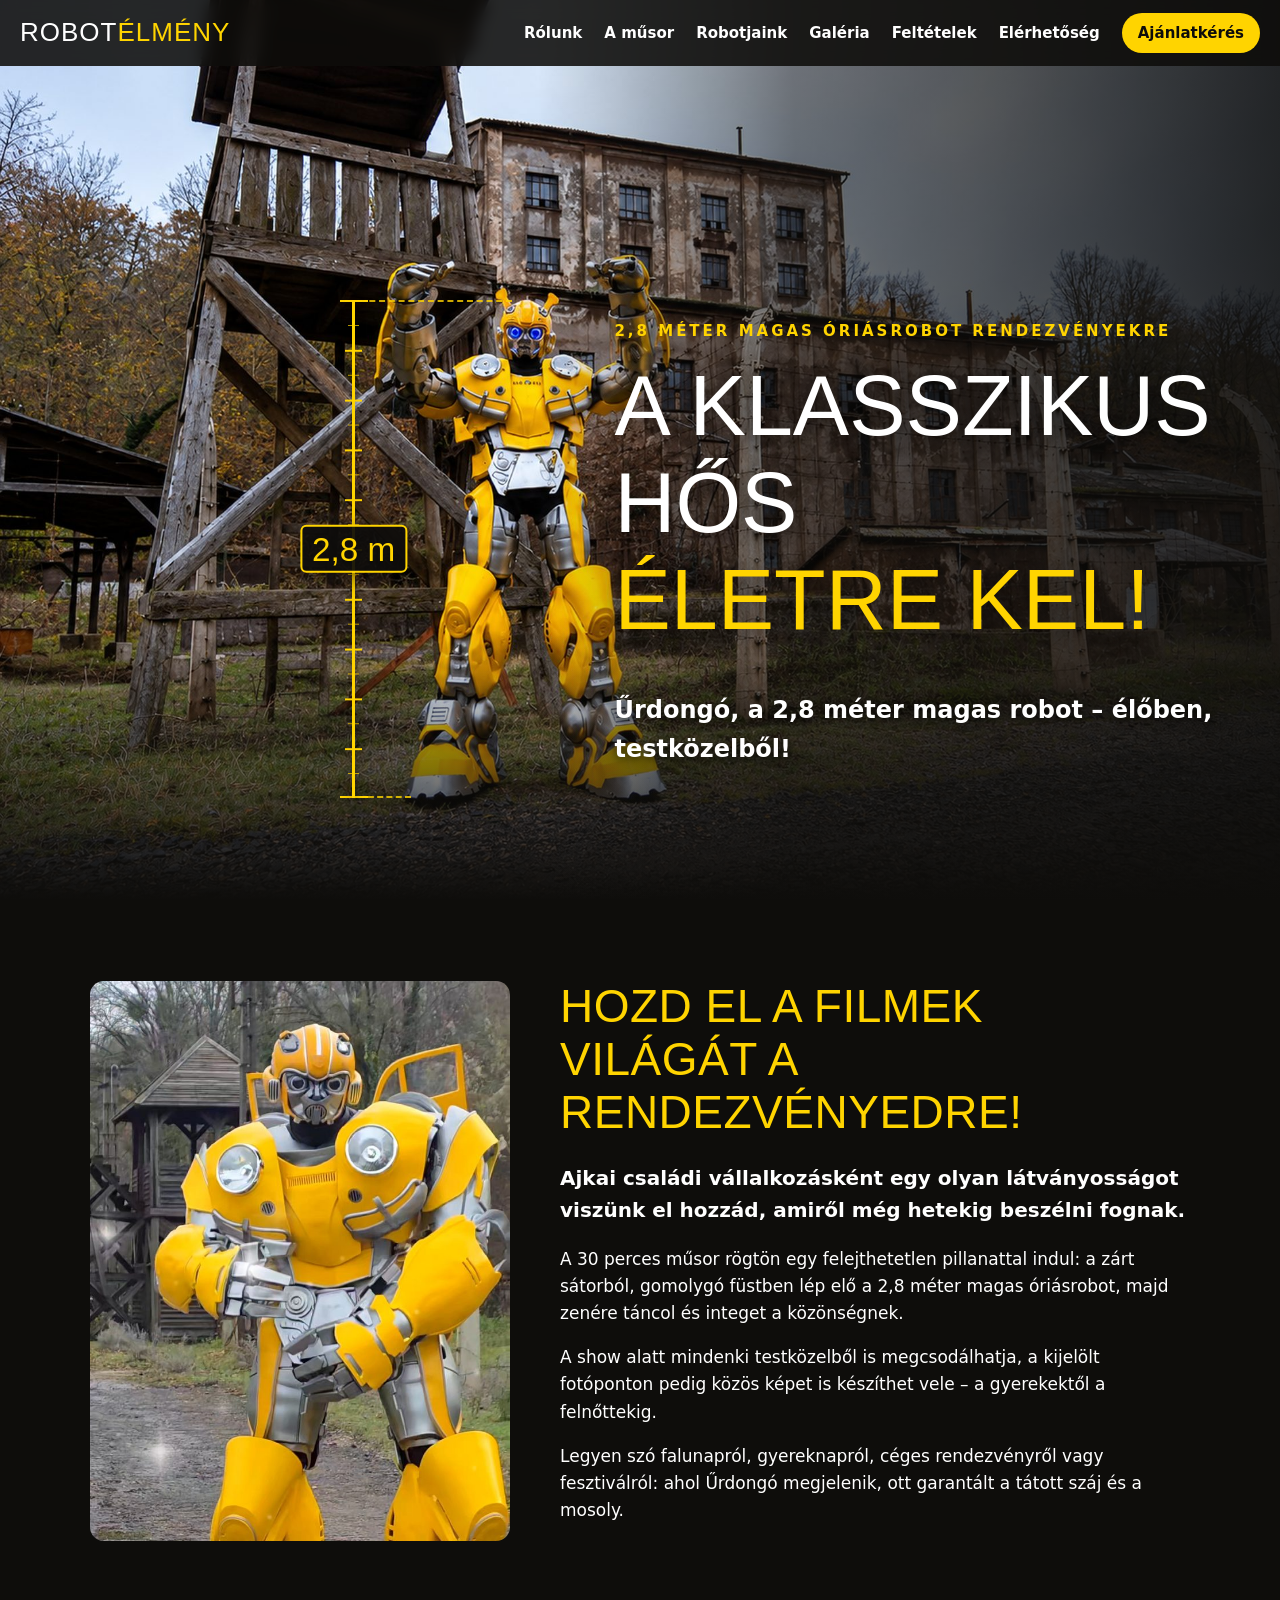
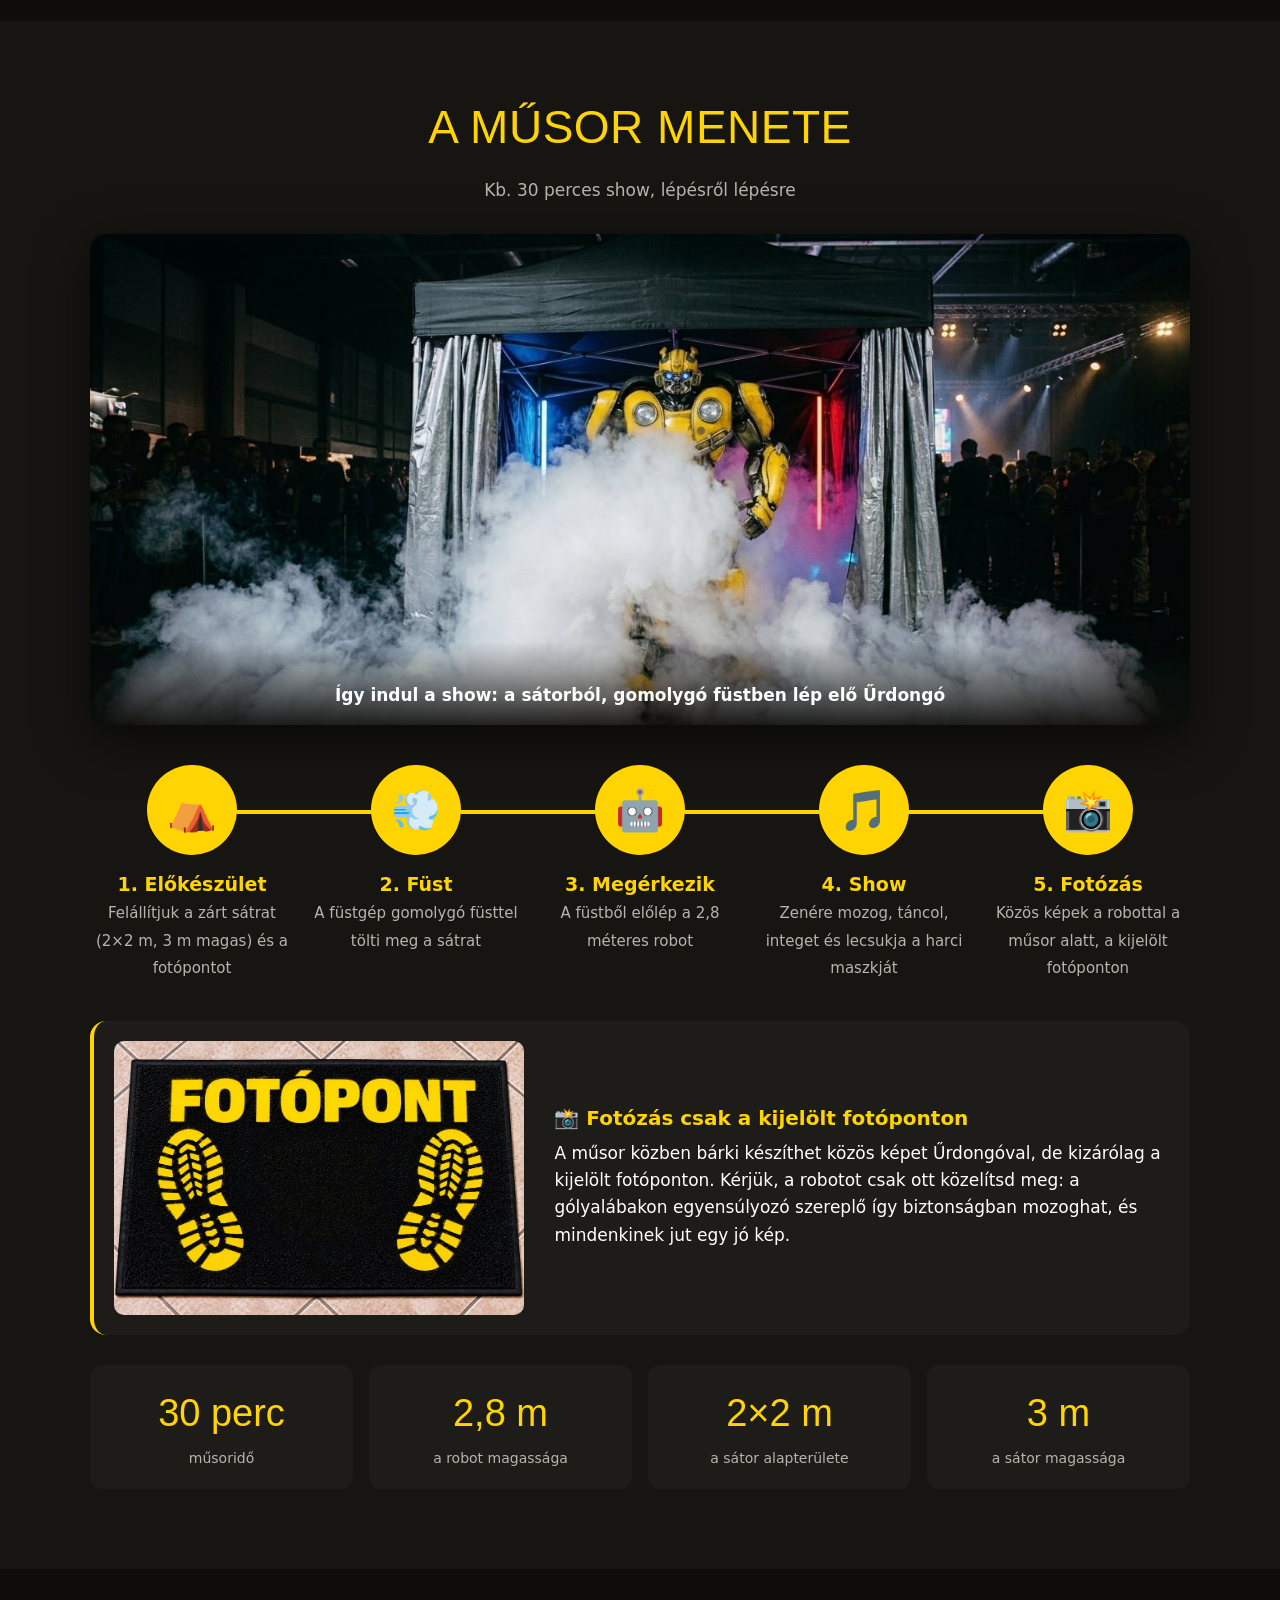
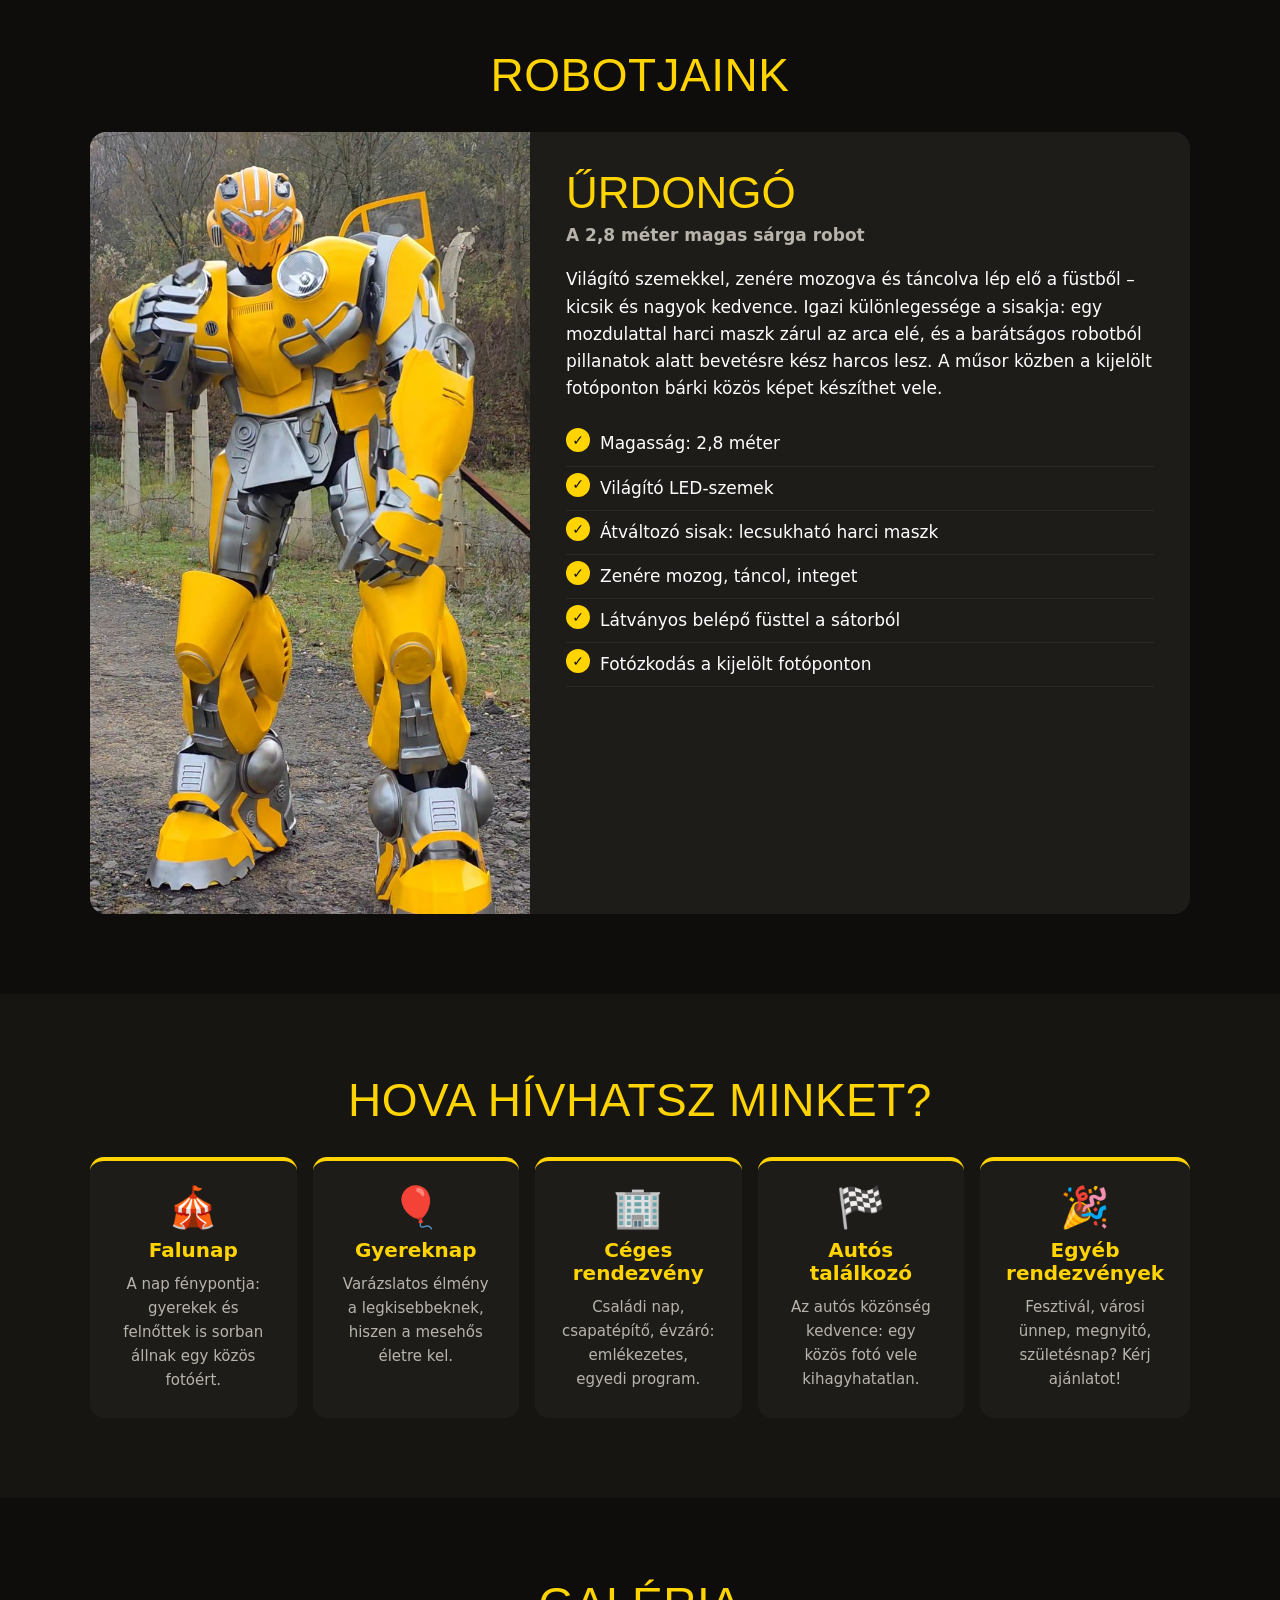
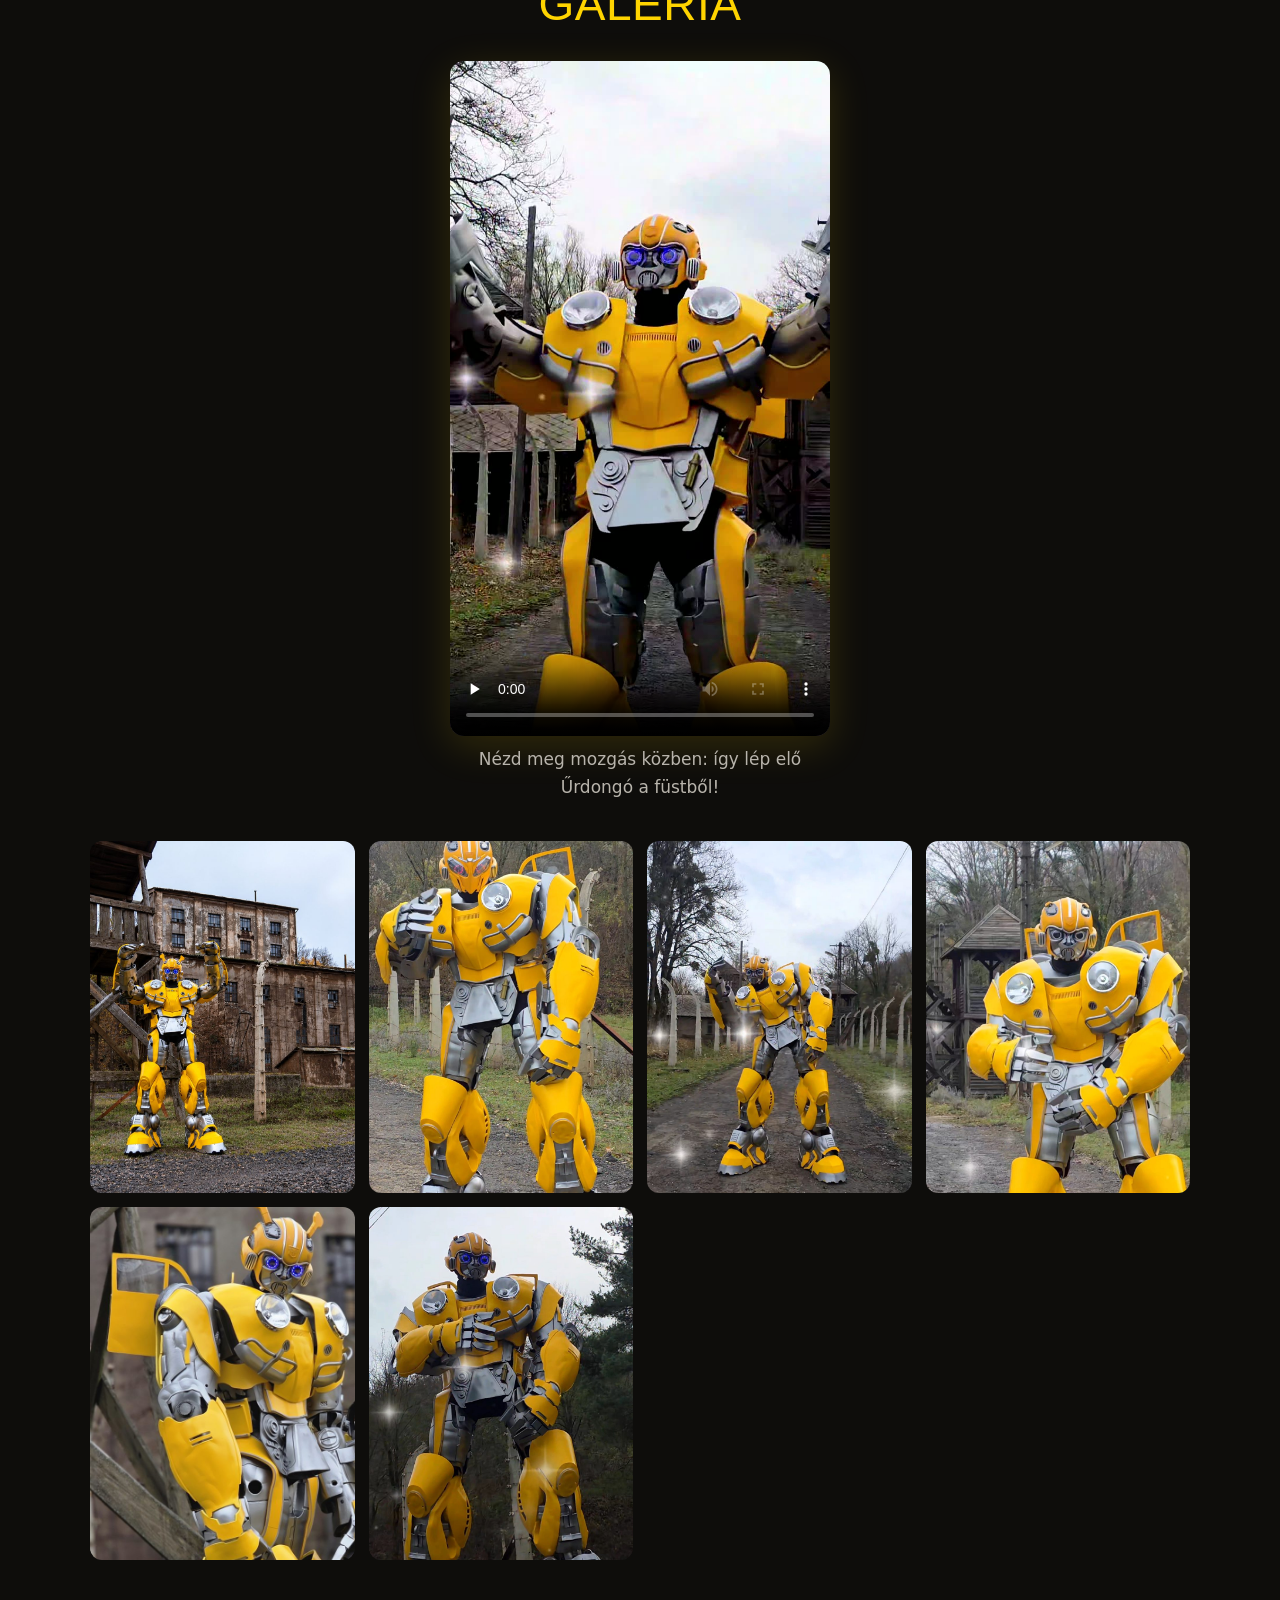
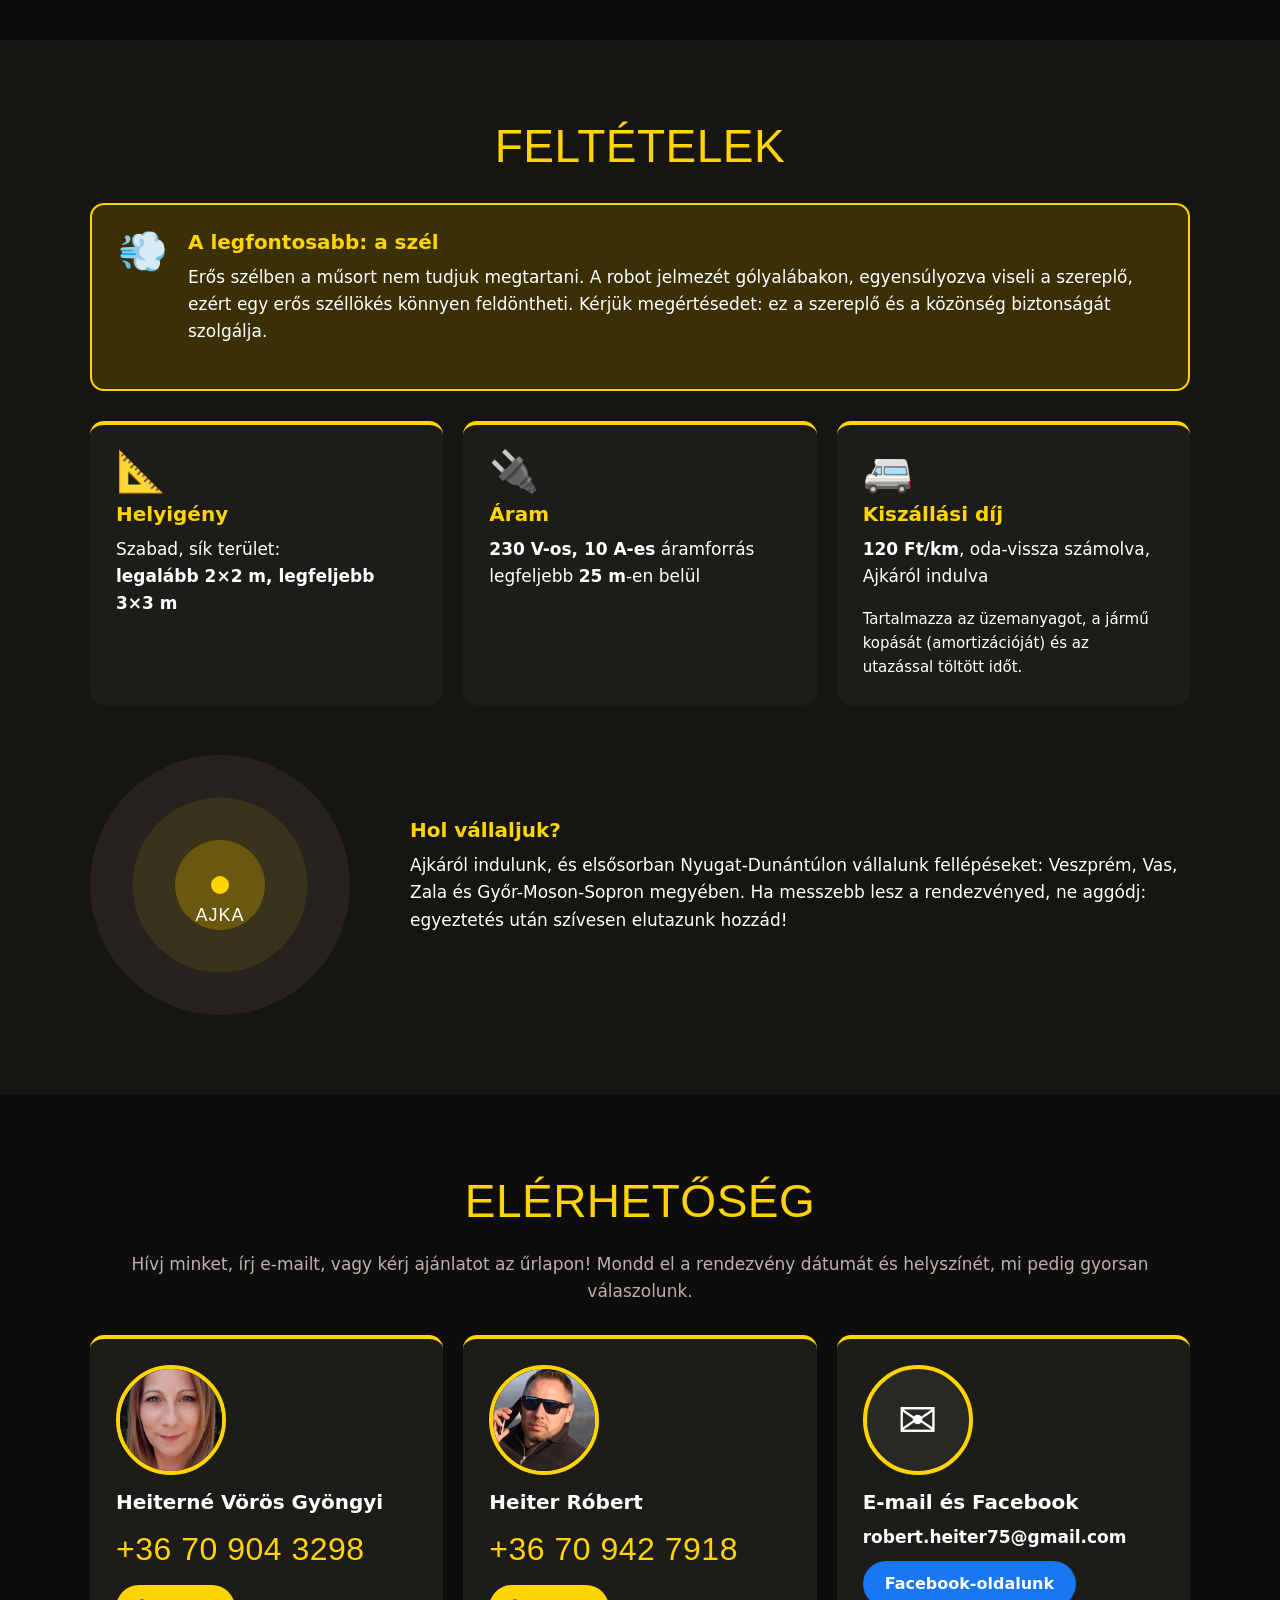
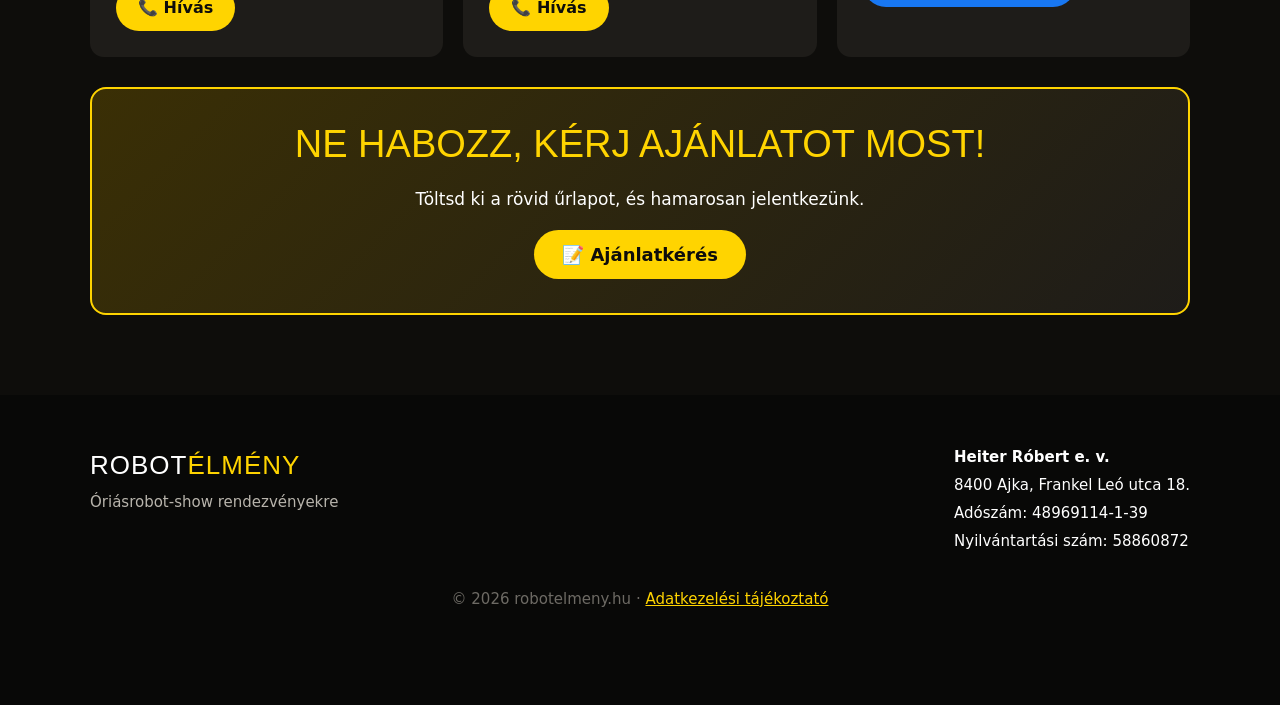
<file: index.html>
<!doctype html>
<html lang="hu">
<head>
  <meta charset="utf-8">
  <meta name="viewport" content="width=device-width, initial-scale=1">
  <title>Űrdongó – 2,8 m-es óriásrobot rendezvényekre | Robotélmény, Ajka</title>
  <meta name="description" content="Óriásrobot-show falunapra, gyereknapra, céges rendezvényre. A 2,8 méter magas Űrdongó füstben lép elő a sátorból, zenére táncol, és fotózkodni is lehet vele. Ajka, Nyugat-Dunántúl.">
  <meta property="og:title" content="Űrdongó – óriásrobot a rendezvényedre">
  <meta property="og:description" content="30 perces látványos robotshow füsttel, tánccal és fotóponttal. Kérj ajánlatot!">
  <meta property="og:image" content="https://robotelmeny.hu/images/og.jpg">
  <meta property="og:url" content="https://robotelmeny.hu/">
  <meta property="og:type" content="website">
  <meta name="theme-color" content="#0e0d0b">
  <link rel="canonical" href="https://robotelmeny.hu/">
  <link rel="icon" href="images/favicon.svg" type="image/svg+xml">
  <link rel="preload" as="image" href="images/hero.jpg" media="(min-width: 700px)">
  <link rel="stylesheet" href="css/style.css">
  <script type="application/ld+json">
  {
    "@context": "https://schema.org",
    "@type": "LocalBusiness",
    "name": "Robotélmény – Űrdongó óriásrobot-show",
    "url": "https://robotelmeny.hu/",
    "image": "https://robotelmeny.hu/images/og.jpg",
    "telephone": "+36709427918",
    "email": "robert.heiter75@gmail.com",
    "address": {
      "@type": "PostalAddress",
      "streetAddress": "Frankel Leó utca 18.",
      "postalCode": "8400",
      "addressLocality": "Ajka",
      "addressCountry": "HU"
    },
    "areaServed": ["Veszprém megye", "Vas megye", "Zala megye", "Győr-Moson-Sopron megye"],
    "sameAs": ["https://www.facebook.com/profile.php?id=61596406196055"]
  }
  </script>
</head>
<body>

<header class="topbar">
  <a href="#" class="logo">ROBOT<span>ÉLMÉNY</span></a>
  <button class="menu-btn" aria-label="Menü" aria-expanded="false" aria-controls="menu">☰</button>
  <nav id="menu">
    <a href="#rolunk">Rólunk</a>
    <a href="#musor">A műsor</a>
    <a href="#robotjaink">Robotjaink</a>
    <a href="#galeria">Galéria</a>
    <a href="#feltetelek">Feltételek</a>
    <a href="#kapcsolat">Elérhetőség</a>
    <a href="#ajanlatkeres" class="nav-cta" data-open-quote>Ajánlatkérés</a>
  </nav>
</header>

<!-- 1. NYITÓKÉP -->
<section class="hero">
  <picture>
    <source media="(max-width: 699px)" srcset="images/hero_mobil.jpg">
    <img src="images/hero.jpg" alt="A 2,8 méter magas sárga Űrdongó robot egy régi gyárépület előtt" class="hero-img">
  </picture>
  <div class="height-ruler" aria-hidden="true">
    <span class="hr-guide hr-top"></span>
    <span class="hr-guide hr-bottom"></span>
    <span class="hr-line"></span>
    <span class="hr-label">2,8 m</span>
  </div>
  <div class="hero-text">
    <p class="kicker">2,8 méter magas óriásrobot rendezvényekre</p>
    <h1>A klasszikus hős<br><span>életre kel!</span></h1>
    <p class="hero-sub">Űrdongó, a 2,8 méter magas robot – élőben, testközelből!</p>
  </div>
</section>

<!-- 2. RÓLUNK -->
<section id="rolunk" class="section">
  <div class="wrap two-col">
    <img src="images/rolunk.jpg" alt="Űrdongó közelről, világító kék szemekkel" class="rounded" loading="lazy">
    <div>
      <h2>Hozd el a filmek világát a rendezvényedre!</h2>
      <p class="lead">Ajkai családi vállalkozásként egy olyan látványosságot viszünk el hozzád, amiről még hetekig beszélni fognak.</p>
      <p>A 30 perces műsor rögtön egy felejthetetlen pillanattal indul: a zárt sátorból, gomolygó füstben lép elő a 2,8 méter magas óriásrobot, majd zenére táncol és integet a közönségnek.</p>
      <p>A show alatt mindenki testközelből is megcsodálhatja, a kijelölt fotóponton pedig közös képet is készíthet vele – a gyerekektől a felnőttekig.</p>
      <p>Legyen szó falunapról, gyereknapról, céges rendezvényről vagy fesztiválról: ahol Űrdongó megjelenik, ott garantált a tátott száj és a mosoly.</p>
    </div>
  </div>
</section>

<!-- 3. A MŰSOR MENETE -->
<section id="musor" class="section section-alt">
  <div class="wrap">
    <h2 class="center">A műsor menete</h2>
    <p class="center muted">Kb. 30 perces show, lépésről lépésre</p>
    <figure class="show-photo">
      <img src="images/sator_fust.jpg" alt="Űrdongó gomolygó füstben lép ki a sátorból a közönség előtt" loading="lazy">
      <figcaption>Így indul a show: a sátorból, gomolygó füstben lép elő Űrdongó</figcaption>
    </figure>
    <ol class="steps">
      <li><span class="ico">⛺</span><b>Előkészület</b><span>Felállítjuk a zárt sátrat (2×2 m, 3 m magas) és a fotópontot</span></li>
      <li><span class="ico">💨</span><b>Füst</b><span>A füstgép gomolygó füsttel tölti meg a sátrat</span></li>
      <li><span class="ico">🤖</span><b>Megérkezik</b><span>A füstből előlép a 2,8 méteres robot</span></li>
      <li><span class="ico">🎵</span><b>Show</b><span>Zenére mozog, táncol, integet és lecsukja a harci maszkját</span></li>
      <li><span class="ico">📸</span><b>Fotózás</b><span>Közös képek a robottal a műsor alatt, a kijelölt fotóponton</span></li>
    </ol>
    <div class="photo-point">
      <img src="images/fotopont.jpg" alt="Fekete fotópont-szőnyeg sárga FOTÓPONT felirattal és két lábnyommal" loading="lazy">
      <div>
        <h3>📸 Fotózás csak a kijelölt fotóponton</h3>
        <p>A műsor közben bárki készíthet közös képet Űrdongóval, de kizárólag a kijelölt fotóponton. Kérjük, a robotot csak ott közelítsd meg: a gólyalábakon egyensúlyozó szereplő így biztonságban mozoghat, és mindenkinek jut egy jó kép.</p>
      </div>
    </div>
    <div class="facts">
      <div><b>30 perc</b><span>műsoridő</span></div>
      <div><b>2,8 m</b><span>a robot magassága</span></div>
      <div><b>2×2 m</b><span>a sátor alapterülete</span></div>
      <div><b>3 m</b><span>a sátor magassága</span></div>
    </div>
  </div>
</section>

<!-- 4. ROBOTJAINK -->
<section id="robotjaink" class="section">
  <div class="wrap">
    <h2 class="center">Robotjaink</h2>
    <div id="robot-lista" class="robots"></div>
  </div>
</section>

<!-- 5. RENDEZVÉNYEK -->
<section id="rendezvenyek" class="section section-alt">
  <div class="wrap">
    <h2 class="center">Hova hívhatsz minket?</h2>
    <div class="events">
      <div class="card"><span class="ico">🎪</span><h3>Falunap</h3><p>A nap fénypontja: gyerekek és felnőttek is sorban állnak egy közös fotóért.</p></div>
      <div class="card"><span class="ico">🎈</span><h3>Gyereknap</h3><p>Varázslatos élmény a legkisebbeknek, hiszen a mesehős életre kel.</p></div>
      <div class="card"><span class="ico">🏢</span><h3>Céges rendezvény</h3><p>Családi nap, csapatépítő, évzáró: emlékezetes, egyedi program.</p></div>
      <div class="card"><span class="ico">🏁</span><h3>Autós találkozó</h3><p>Az autós közönség kedvence: egy közös fotó vele kihagyhatatlan.</p></div>
      <div class="card"><span class="ico">🎉</span><h3>Egyéb rendezvények</h3><p>Fesztivál, városi ünnep, megnyitó, születésnap? Kérj ajánlatot!</p></div>
    </div>
  </div>
</section>

<!-- 6. GALÉRIA -->
<section id="galeria" class="section">
  <div class="wrap">
    <h2 class="center">Galéria</h2>
    <div class="video-box">
      <video controls playsinline preload="none" poster="video/urdongo_poster.jpg">
        <source src="video/urdongo.mp4" type="video/mp4">
      </video>
      <p class="muted center">Nézd meg mozgás közben: így lép elő Űrdongó a füstből!</p>
    </div>
    <div id="galeria-lista" class="gallery"></div>
  </div>
</section>

<!-- 7. FELTÉTELEK -->
<section id="feltetelek" class="section section-alt">
  <div class="wrap">
    <h2 class="center">Feltételek</h2>

    <div class="warning">
      <span class="ico">💨</span>
      <div>
        <h3>A legfontosabb: a szél</h3>
        <p>Erős szélben a műsort nem tudjuk megtartani. A robot jelmezét gólyalábakon, egyensúlyozva viseli a szereplő, ezért egy erős széllökés könnyen feldöntheti. Kérjük megértésedet: ez a szereplő és a közönség biztonságát szolgálja.</p>
      </div>
    </div>

    <div class="cols3">
      <div class="card">
        <span class="ico">📐</span>
        <h3>Helyigény</h3>
        <p>Szabad, sík terület:<br><b>legalább 2×2 m, legfeljebb 3×3 m</b></p>
      </div>
      <div class="card">
        <span class="ico">🔌</span>
        <h3>Áram</h3>
        <p><b>230 V-os, 10 A-es</b> áramforrás<br>legfeljebb <b>25 m</b>-en belül</p>
      </div>
      <div class="card">
        <span class="ico">🚐</span>
        <h3>Kiszállási díj</h3>
        <p><b>120 Ft/km</b>, oda-vissza számolva, Ajkáról indulva</p>
        <p class="small">Tartalmazza az üzemanyagot, a jármű kopását (amortizációját) és az utazással töltött időt.</p>
      </div>
    </div>

    <div class="area">
      <div class="area-map" aria-hidden="true">
        <div class="ring r3"></div><div class="ring r2"></div><div class="ring r1"></div>
        <div class="dot"></div><span class="city">AJKA</span>
      </div>
      <div>
        <h3>Hol vállaljuk?</h3>
        <p>Ajkáról indulunk, és elsősorban Nyugat-Dunántúlon vállalunk fellépéseket: Veszprém, Vas, Zala és Győr-Moson-Sopron megyében. Ha messzebb lesz a rendezvényed, ne aggódj: egyeztetés után szívesen elutazunk hozzád!</p>
      </div>
    </div>
  </div>
</section>

<!-- 8. ELÉRHETŐSÉG -->
<section id="kapcsolat" class="section">
  <div class="wrap">
    <h2 class="center">Elérhetőség</h2>
    <p class="center muted">Hívj minket, írj e-mailt, vagy kérj ajánlatot az űrlapon! Mondd el a rendezvény dátumát és helyszínét, mi pedig gyorsan válaszolunk.</p>
    <div class="contacts">
      <div class="card person">
        <img src="images/gyongyi.jpg" alt="Heiterné Vörös Gyöngyi" class="avatar" loading="lazy">
        <h3>Heiterné Vörös Gyöngyi</h3>
        <a href="tel:+36709043298" class="phone">+36 70 904 3298</a>
        <a href="tel:+36709043298" class="btn btn-primary btn-sm">📞 Hívás</a>
      </div>
      <div class="card person">
        <img src="images/robert.jpg" alt="Heiter Róbert" class="avatar" loading="lazy">
        <h3>Heiter Róbert</h3>
        <a href="tel:+36709427918" class="phone">+36 70 942 7918</a>
        <a href="tel:+36709427918" class="btn btn-primary btn-sm">📞 Hívás</a>
      </div>
      <div class="card person">
        <div class="avatar avatar-icon" aria-hidden="true">✉️</div>
        <h3>E-mail és Facebook</h3>
        <a href="mailto:robert.heiter75@gmail.com" class="mail">robert.heiter75@gmail.com</a>
        <a href="https://www.facebook.com/profile.php?id=61596406196055" target="_blank" rel="noopener" class="btn btn-fb btn-sm">Facebook-oldalunk</a>
      </div>
    </div>
    <div class="quote-cta">
      <h3>Ne habozz, kérj ajánlatot most!</h3>
      <p>Töltsd ki a rövid űrlapot, és hamarosan jelentkezünk.</p>
      <button type="button" class="btn btn-primary" data-open-quote>📝 Ajánlatkérés</button>
    </div>
  </div>
</section>

<footer class="footer">
  <div class="wrap footer-grid">
    <div>
      <p class="logo">ROBOT<span>ÉLMÉNY</span></p>
      <p class="muted">Óriásrobot-show rendezvényekre</p>
    </div>
    <div>
      <p><b>Heiter Róbert e. v.</b></p>
      <p>8400 Ajka, Frankel Leó utca 18.</p>
      <p>Adószám: 48969114-1-39</p>
      <p>Nyilvántartási szám: 58860872</p>
    </div>
  </div>
  <p class="copy">© <span id="ev">2026</span> robotelmeny.hu · <a href="adatvedelem.html">Adatkezelési tájékoztató</a></p>
</footer>

<a href="tel:+36709427918" class="call-bar">📞 Hívj most: +36 70 942 7918</a>

<div class="lightbox" id="lightbox" hidden>
  <button class="lb-close" aria-label="Bezárás">×</button>
  <button class="lb-prev" aria-label="Előző">‹</button>
  <img alt="">
  <button class="lb-next" aria-label="Következő">›</button>
  <p class="lb-cap"></p>
</div>

<div class="modal" id="ajanlatkeres" hidden role="dialog" aria-modal="true" aria-labelledby="quote-title">
  <div class="modal-box">
    <button type="button" class="modal-close" aria-label="Bezárás">×</button>
    <h2 id="quote-title">Ajánlatkérés</h2>
    <p class="muted">Add meg a rendezvény adatait, és hamarosan jelentkezünk. A *-gal jelölt mezők kötelezők.</p>
    <form name="ajanlatkeres" method="POST" action="https://api.web3forms.com/submit" class="quote-form">
      <input type="hidden" name="access_key" value="8b61ac8c-abd2-4e15-b298-871c03b8df2c">
      <input type="hidden" name="subject" value="Új ajánlatkérés a robotelmeny.hu oldalról">
      <input type="hidden" name="from_name" value="robotelmeny.hu">
      <p class="hidden-field"><label>Ezt hagyd üresen: <input type="checkbox" name="botcheck" tabindex="-1"></label></p>
      <div class="form-row">
        <label>Név *<input type="text" name="nev" required autocomplete="name"></label>
        <label>Telefonszám *<input type="tel" name="telefon" required autocomplete="tel" placeholder="+36 …"></label>
      </div>
      <label>E-mail<input type="email" name="email" autocomplete="email"></label>
      <div class="form-row">
        <label>A rendezvény dátuma *<input type="date" name="datum" required></label>
        <label>Helyszín (település) *<input type="text" name="helyszin" required></label>
      </div>
      <label>A rendezvény típusa
        <select name="tipus">
          <option>Falunap</option>
          <option>Gyereknap</option>
          <option>Céges rendezvény</option>
          <option>Autós találkozó</option>
          <option>Fesztivál, városi ünnep</option>
          <option>Születésnap</option>
          <option>Egyéb</option>
        </select>
      </label>
      <label>Üzenet<textarea name="uzenet" rows="3" placeholder="Pl. kezdés időpontja, beltér vagy kültér, várható létszám"></textarea></label>
      <label class="check"><input type="checkbox" name="adatkezeles" value="elfogadom" required> <span>Elolvastam és elfogadom az <a href="adatvedelem.html" target="_blank">adatkezelési tájékoztatót</a>. *</span></label>
      <button type="submit" class="btn btn-primary">Ajánlatkérés elküldése</button>
      <p class="form-status" role="status"></p>
    </form>
  </div>
</div>

<script src="js/main.js"></script>
</body>
</html>
</file>
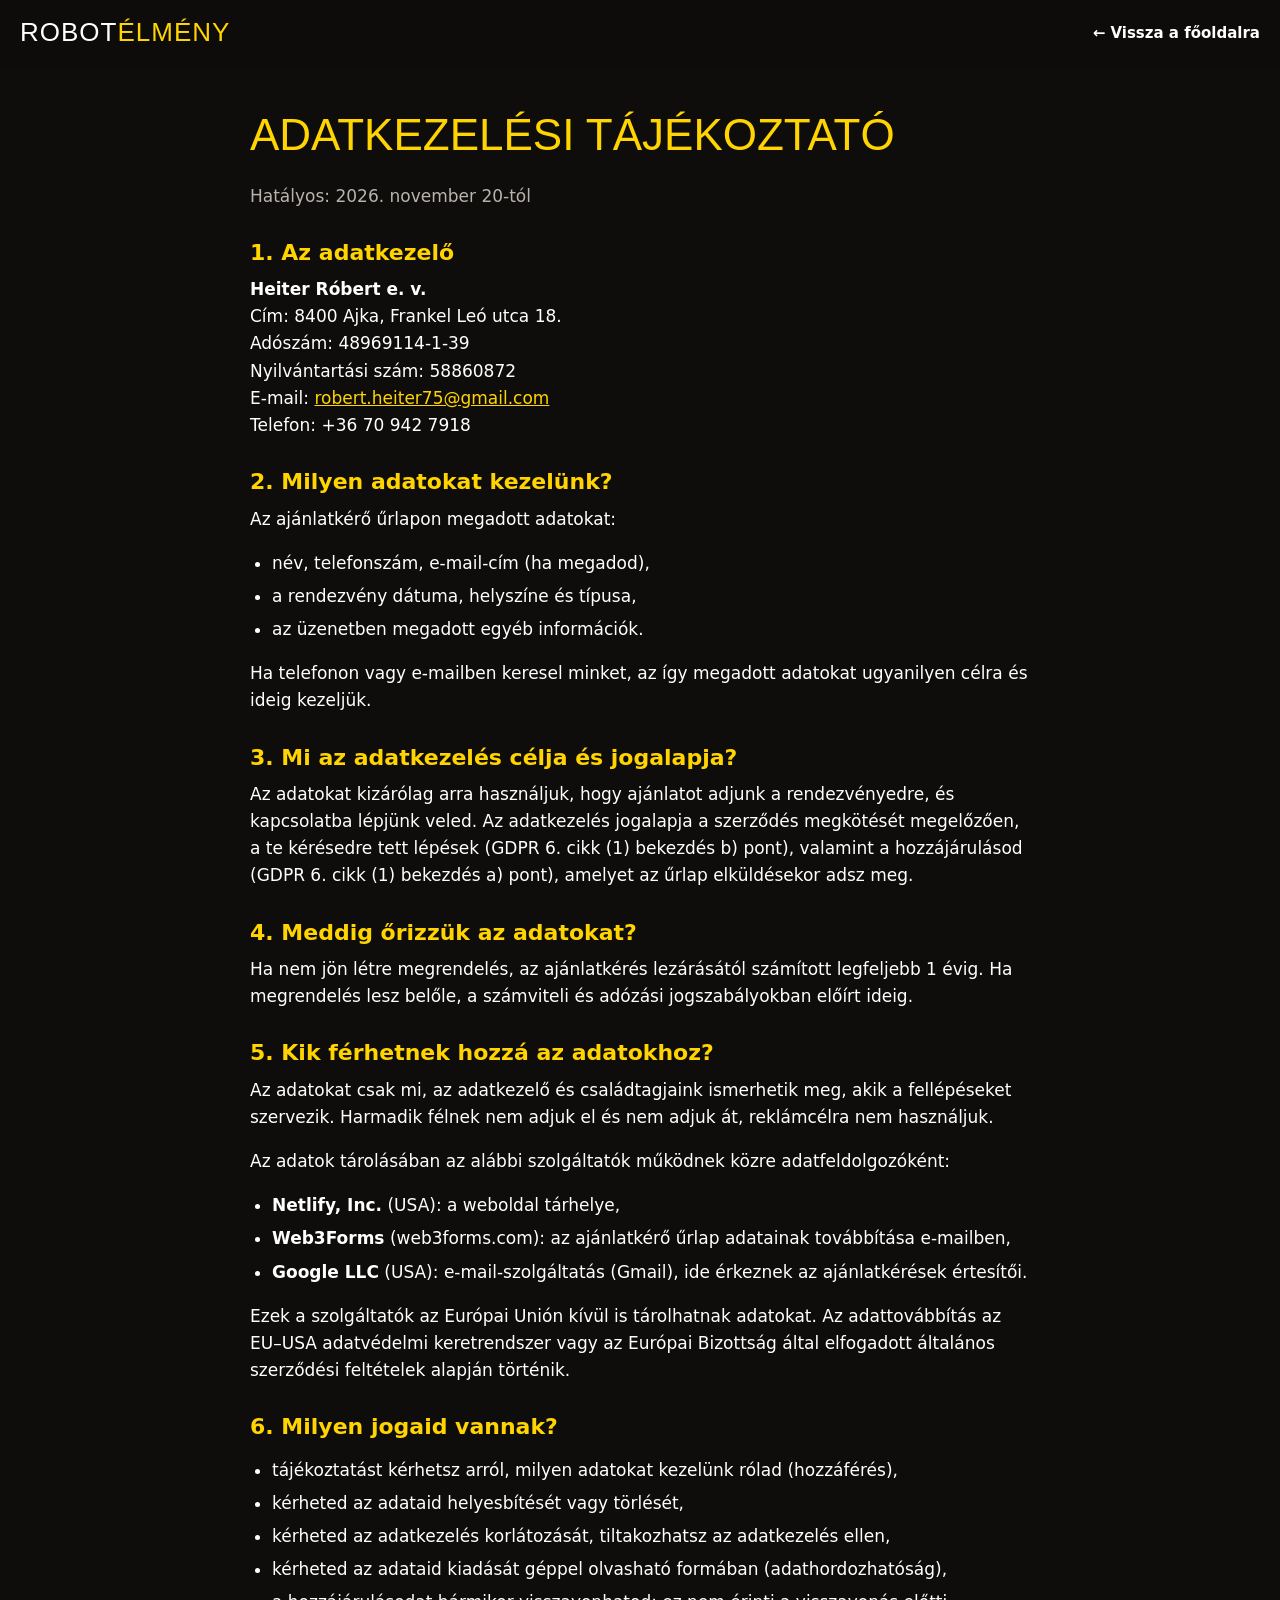
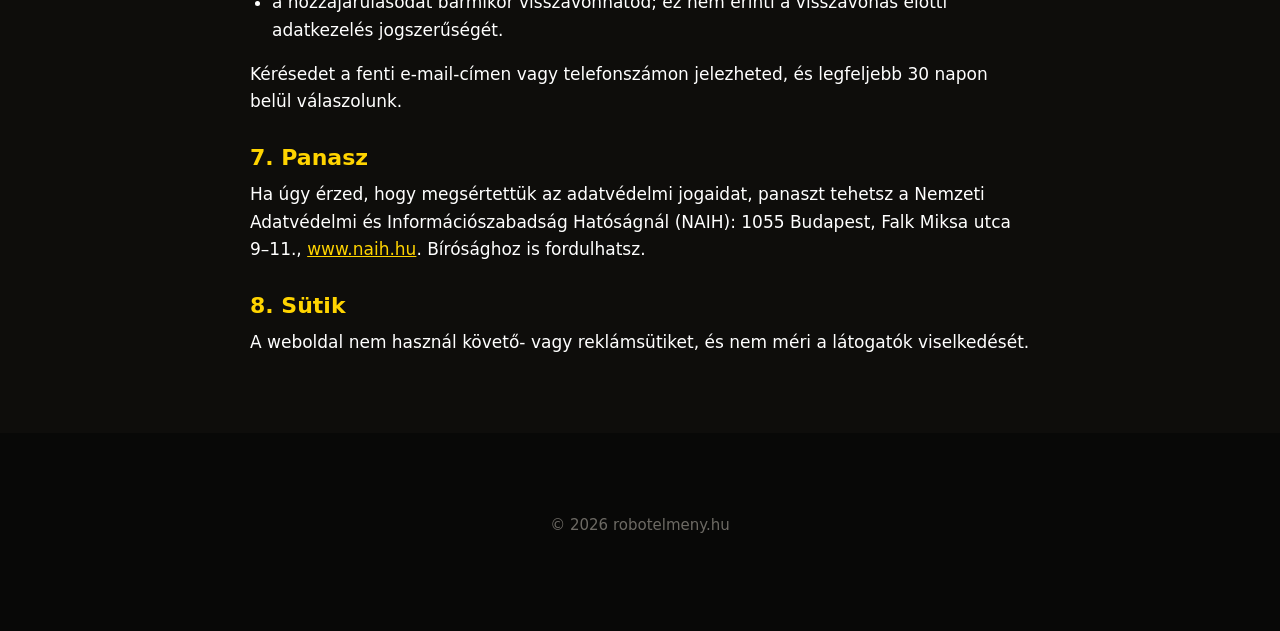
<file: adatvedelem.html>
<!doctype html>
<html lang="hu">
<head>
  <meta charset="utf-8">
  <meta name="viewport" content="width=device-width, initial-scale=1">
  <title>Adatkezelési tájékoztató | Robotélmény</title>
  <meta name="robots" content="noindex">
  <link rel="icon" href="images/favicon.svg" type="image/svg+xml">
  <link rel="stylesheet" href="css/style.css">
  <style>
    .legal { max-width: 820px; margin: 0 auto; padding: 110px 20px 60px; }
    .legal h1 { font-family: var(--cim); font-weight: 400; color: var(--sarga); text-transform: uppercase; font-size: clamp(30px, 5vw, 44px); }
    .legal h2 { font-size: 22px; font-family: var(--szoveg); font-weight: 700; text-transform: none; letter-spacing: 0; margin-top: 30px; }
    .legal ul { padding-left: 22px; }
    .legal li { margin-bottom: 6px; }
  </style>
</head>
<body>
<header class="topbar">
  <a href="index.html" class="logo">ROBOT<span>ÉLMÉNY</span></a>
  <nav style="display:flex"><a href="index.html">← Vissza a főoldalra</a></nav>
</header>

<main class="legal">
  <h1>Adatkezelési tájékoztató</h1>
  <p class="muted">Hatályos: 2026. november 20-tól</p>

  <h2>1. Az adatkezelő</h2>
  <p>
    <b>Heiter Róbert e. v.</b><br>
    Cím: 8400 Ajka, Frankel Leó utca 18.<br>
    Adószám: 48969114-1-39<br>
    Nyilvántartási szám: 58860872<br>
    E-mail: <a href="mailto:robert.heiter75@gmail.com">robert.heiter75@gmail.com</a><br>
    Telefon: +36 70 942 7918
  </p>

  <h2>2. Milyen adatokat kezelünk?</h2>
  <p>Az ajánlatkérő űrlapon megadott adatokat:</p>
  <ul>
    <li>név, telefonszám, e-mail-cím (ha megadod),</li>
    <li>a rendezvény dátuma, helyszíne és típusa,</li>
    <li>az üzenetben megadott egyéb információk.</li>
  </ul>
  <p>Ha telefonon vagy e-mailben keresel minket, az így megadott adatokat ugyanilyen célra és ideig kezeljük.</p>

  <h2>3. Mi az adatkezelés célja és jogalapja?</h2>
  <p>Az adatokat kizárólag arra használjuk, hogy ajánlatot adjunk a rendezvényedre, és kapcsolatba lépjünk veled. Az adatkezelés jogalapja a szerződés megkötését megelőzően, a te kérésedre tett lépések (GDPR 6. cikk (1) bekezdés b) pont), valamint a hozzájárulásod (GDPR 6. cikk (1) bekezdés a) pont), amelyet az űrlap elküldésekor adsz meg.</p>

  <h2>4. Meddig őrizzük az adatokat?</h2>
  <p>Ha nem jön létre megrendelés, az ajánlatkérés lezárásától számított legfeljebb 1 évig. Ha megrendelés lesz belőle, a számviteli és adózási jogszabályokban előírt ideig.</p>

  <h2>5. Kik férhetnek hozzá az adatokhoz?</h2>
  <p>Az adatokat csak mi, az adatkezelő és családtagjaink ismerhetik meg, akik a fellépéseket szervezik. Harmadik félnek nem adjuk el és nem adjuk át, reklámcélra nem használjuk.</p>
  <p>Az adatok tárolásában az alábbi szolgáltatók működnek közre adatfeldolgozóként:</p>
  <ul>
    <li><b>Netlify, Inc.</b> (USA): a weboldal tárhelye,</li>
    <li><b>Web3Forms</b> (web3forms.com): az ajánlatkérő űrlap adatainak továbbítása e-mailben,</li>
    <li><b>Google LLC</b> (USA): e-mail-szolgáltatás (Gmail), ide érkeznek az ajánlatkérések értesítői.</li>
  </ul>
  <p>Ezek a szolgáltatók az Európai Unión kívül is tárolhatnak adatokat. Az adattovábbítás az EU–USA adatvédelmi keretrendszer vagy az Európai Bizottság által elfogadott általános szerződési feltételek alapján történik.</p>

  <h2>6. Milyen jogaid vannak?</h2>
  <ul>
    <li>tájékoztatást kérhetsz arról, milyen adatokat kezelünk rólad (hozzáférés),</li>
    <li>kérheted az adataid helyesbítését vagy törlését,</li>
    <li>kérheted az adatkezelés korlátozását, tiltakozhatsz az adatkezelés ellen,</li>
    <li>kérheted az adataid kiadását géppel olvasható formában (adathordozhatóság),</li>
    <li>a hozzájárulásodat bármikor visszavonhatod; ez nem érinti a visszavonás előtti adatkezelés jogszerűségét.</li>
  </ul>
  <p>Kérésedet a fenti e-mail-címen vagy telefonszámon jelezheted, és legfeljebb 30 napon belül válaszolunk.</p>

  <h2>7. Panasz</h2>
  <p>Ha úgy érzed, hogy megsértettük az adatvédelmi jogaidat, panaszt tehetsz a Nemzeti Adatvédelmi és Információszabadság Hatóságnál (NAIH): 1055 Budapest, Falk Miksa utca 9–11., <a href="https://www.naih.hu" target="_blank" rel="noopener">www.naih.hu</a>. Bírósághoz is fordulhatsz.</p>

  <h2>8. Sütik</h2>
  <p>A weboldal nem használ követő- vagy reklámsütiket, és nem méri a látogatók viselkedését.</p>
</main>

<footer class="footer">
  <p class="copy">© 2026 robotelmeny.hu</p>
</footer>
</body>
</html>
</file>
<file: css/style.css>
:root {
  --sarga: #ffd400;
  --fekete: #0e0d0b;
  --kartya: #1e1c19;
  --kartya2: #2a2825;
  --szurke: #b8b4ac;
  --feher: #fff;
  --cim: Impact, Haettenschweiler, "Arial Narrow Bold", "Franklin Gothic Bold", sans-serif;
  --szoveg: "Segoe UI", system-ui, -apple-system, Roboto, Arial, sans-serif;
}

* { box-sizing: border-box; }
html { scroll-behavior: smooth; scroll-padding-top: 70px; }
body { margin: 0; background: var(--fekete); color: var(--feher); font: 17px/1.6 var(--szoveg); }
img { max-width: 100%; display: block; }
a { color: var(--sarga); }
h1, h2, h3 { line-height: 1.15; margin: 0 0 .5em; }
h2 { font-family: var(--cim); font-weight: 400; font-size: clamp(30px, 5vw, 46px); color: var(--sarga); text-transform: uppercase; letter-spacing: .5px; }
h3 { font-size: 20px; color: var(--sarga); }
p { margin: 0 0 1em; }
.center { text-align: center; }
.muted { color: var(--szurke); }
.small { font-size: 15px; }
.wrap { max-width: 1140px; margin: 0 auto; padding: 0 20px; }
.section { padding: 80px 0; }
.section-alt { background: #161512; }
.rounded { border-radius: 14px; }
.ico { font-size: 40px; display: block; line-height: 1; margin-bottom: 12px; }

/* fejléc */
.topbar { position: fixed; inset: 0 0 auto; z-index: 50; display: flex; align-items: center; justify-content: space-between;
  padding: 12px 20px; background: rgba(14, 13, 11, .88); backdrop-filter: blur(8px); }
.logo { font-family: var(--cim); font-size: 26px; color: var(--feher); text-decoration: none; letter-spacing: 1px; margin: 0; }
.logo span { color: var(--sarga); }
nav { display: flex; gap: 22px; align-items: center; }
nav a { color: var(--feher); text-decoration: none; font-weight: 600; font-size: 15px; }
nav a:hover { color: var(--sarga); }
.nav-cta { background: var(--sarga); color: var(--fekete) !important; padding: 8px 16px; border-radius: 30px; }
.menu-btn { display: none; background: none; border: 0; color: var(--sarga); font-size: 30px; cursor: pointer; }

/* gombok */
.btn { display: inline-block; padding: 14px 28px; border-radius: 40px; font-weight: 700; text-decoration: none; font-size: 18px; transition: transform .15s; }
.btn:hover { transform: translateY(-2px); }
.btn-primary { background: var(--sarga); color: var(--fekete); }
.btn-ghost { border: 2px solid var(--sarga); color: var(--sarga); }
.btn-fb { background: #1877f2; color: #fff; }
.btn-sm { padding: 10px 22px; font-size: 16px; }

/* nyitókép */
.hero { position: relative; min-height: 100vh; min-height: 100svh; display: flex; align-items: flex-end; overflow: hidden; }
.hero picture, .hero-img { position: absolute; inset: 0; width: 100%; height: 100%; }
.hero-img { object-fit: cover; object-position: 30% 85%; }
.hero::after { content: ""; position: absolute; inset: 0;
  background: linear-gradient(270deg, rgba(14,13,11,.88) 0%, rgba(14,13,11,.55) 38%, rgba(14,13,11,0) 58%),
              linear-gradient(0deg, rgba(14,13,11,1) 0%, rgba(14,13,11,0) 30%); }
.hero-text { position: relative; z-index: 2; padding: 0 5vw 12vh 20px; max-width: min(640px, 47vw); box-sizing: content-box; margin-left: auto; }
.kicker { text-transform: uppercase; letter-spacing: 3px; font-weight: 700; color: var(--sarga); font-size: 15px; }
.hero h1 { font-family: var(--cim); font-weight: 400; font-size: clamp(46px, 6.6vw, 96px); text-transform: uppercase; color: var(--feher);
  text-shadow: 0 4px 20px rgba(0,0,0,.6); }
.hero h1 span { color: var(--sarga); }
.hero-sub { font-size: clamp(18px, 2.2vw, 24px); font-weight: 600; text-shadow: 0 2px 10px rgba(0,0,0,.8); }
/* magasságjelző vonal a robot mellett (helyét a js/main.js számolja ki) */
.height-ruler { position: absolute; z-index: 3; width: 0; pointer-events: none; opacity: 0; transition: opacity .3s; }
.height-ruler.ready { opacity: 1; }
.hr-line { position: absolute; left: -1.5px; top: 0; bottom: 0; width: 3px; background: var(--sarga);
  box-shadow: 0 0 10px rgba(0,0,0,.7); transform-origin: bottom; }
.hr-line::before { content: ""; position: absolute; left: -7px; width: 17px; top: 0; bottom: 0;
  background-image: linear-gradient(to bottom, var(--sarga) 2px, transparent 2px); background-size: 100% 10%; }
.hr-line::after { content: ""; position: absolute; left: -4px; width: 11px; top: 5%; bottom: 0;
  background-image: linear-gradient(to bottom, rgba(255,212,0,.7) 1px, transparent 1px); background-size: 100% 10.526%; }
.hr-guide { position: absolute; left: -14px; height: 0; border-top: 2px dashed rgba(255,212,0,.8); }
.hr-guide::before { content: ""; position: absolute; left: 0; top: -2px; width: 28px; height: 2px; background: var(--sarga); }
.hr-top { top: 0; }
.hr-bottom { bottom: 0; }
.hr-label { position: absolute; top: 50%; left: 0; transform: translate(-50%, -50%); white-space: nowrap;
  font-family: var(--cim); font-size: clamp(22px, 2.6vw, 36px); line-height: 1; color: var(--sarga);
  background: rgba(14,13,11,.92); border: 2px solid var(--sarga); border-radius: 6px; padding: 6px 10px 5px;
  box-shadow: 0 6px 20px rgba(0,0,0,.5); }
.height-ruler.ready .hr-line { animation: hr-grow 1.1s cubic-bezier(.3,.8,.3,1) both; }
.height-ruler.ready .hr-guide { animation: hr-fade .4s ease-out both; }
.height-ruler.ready .hr-top { animation-delay: 1s; }
.height-ruler.ready .hr-label { animation: hr-fade .5s ease-out 1.1s both; }
@keyframes hr-grow { from { transform: scaleY(0); } }
@keyframes hr-fade { from { opacity: 0; } }

/* rólunk */
.two-col { display: grid; grid-template-columns: 2fr 3fr; gap: 50px; align-items: center; }
.two-col img { max-height: 560px; width: 100%; object-fit: cover; }
.lead { font-size: 20px; font-weight: 600; }

/* műsor */
.show-photo { margin: 30px 0 10px; position: relative; border-radius: 16px; overflow: hidden; box-shadow: 0 14px 50px rgba(0,0,0,.6); }
.show-photo img { width: 100%; aspect-ratio: 1408 / 628; object-fit: cover; }
.show-photo figcaption { position: absolute; left: 0; right: 0; bottom: 0; padding: 40px 20px 16px; text-align: center; font-weight: 700;
  background: linear-gradient(0deg, rgba(14,13,11,.9), rgba(14,13,11,0)); }
.steps { list-style: none; padding: 0; margin: 40px 0; display: grid; grid-template-columns: repeat(5, 1fr); gap: 20px; position: relative; counter-reset: lepes; }
.steps::before { content: ""; position: absolute; top: 45px; left: 10%; right: 10%; height: 4px; background: var(--sarga); }
.steps li { position: relative; text-align: center; counter-increment: lepes; }
.steps .ico { width: 90px; height: 90px; margin: 0 auto 14px; border-radius: 50%; background: var(--sarga); display: grid; place-items: center; font-size: 40px; }
.steps b { display: block; color: var(--sarga); font-size: 19px; }
.steps b::before { content: counter(lepes) ". "; }
.steps li > span:last-child { color: var(--szurke); font-size: 15px; }
.photo-point { display: grid; grid-template-columns: 2fr 3fr; gap: 30px; align-items: center; background: var(--kartya); border-radius: 16px; padding: 20px; margin: 0 0 30px; border-left: 4px solid var(--sarga); }
.photo-point img { border-radius: 10px; }
.photo-point p { margin: 0; }
.facts { display: grid; grid-template-columns: repeat(4, 1fr); gap: 16px; }
.facts div { background: var(--kartya); border-radius: 12px; padding: 18px; text-align: center; }
.facts b { display: block; font-family: var(--cim); font-weight: 400; font-size: 38px; color: var(--sarga); }
.facts span { color: var(--szurke); font-size: 14px; }

/* kártyák */
.card { background: var(--kartya); border-radius: 14px; padding: 26px; border-top: 4px solid var(--sarga); }
.card p:last-child { margin-bottom: 0; }
.events { display: grid; grid-template-columns: repeat(5, 1fr); gap: 16px; margin-top: 30px; }
.events .card { text-align: center; }
.events p { color: var(--szurke); font-size: 15px; }

/* robotok */
.robots { display: grid; gap: 30px; margin-top: 30px; }
.robot { display: grid; grid-template-columns: 2fr 3fr; gap: 0; background: var(--kartya); border-radius: 16px; overflow: hidden; }
.robot img { width: 100%; height: 100%; object-fit: cover; object-position: 50% 0; }
.robot-body { padding: 36px; }
.robot-body h3 { font-family: var(--cim); font-weight: 400; font-size: 44px; text-transform: uppercase; margin-bottom: 4px; }
.robot-sub { color: var(--szurke); font-weight: 600; }
.robot ul { list-style: none; padding: 0; margin: 20px 0 0; }
.robot li { padding: 8px 0 8px 34px; position: relative; border-bottom: 1px solid var(--kartya2); }
.robot li::before { content: "✓"; position: absolute; left: 0; top: 6px; width: 24px; height: 24px; border-radius: 50%; background: var(--sarga); color: var(--fekete);
  font-weight: 900; font-size: 14px; display: grid; place-items: center; }

/* galéria */
.video-box { max-width: 380px; margin: 30px auto 40px; }
.video-box video { width: 100%; aspect-ratio: 9 / 16; border-radius: 14px; background: #000; display: block; margin-bottom: 10px; box-shadow: 0 10px 40px rgba(255,212,0,.15); }
.gallery { display: grid; grid-template-columns: repeat(auto-fill, minmax(250px, 1fr)); gap: 14px; margin-top: 30px; }
.gallery button { display: block; width: 100%; padding: 0; border: 0; background: none; cursor: zoom-in; border-radius: 12px; overflow: hidden; }
.gallery img { width: 100%; aspect-ratio: 3 / 4; object-fit: cover; object-position: 50% 25%; transition: transform .3s; }
.gallery button:hover img { transform: scale(1.04); }
.lightbox { position: fixed; inset: 0; z-index: 100; background: rgba(0,0,0,.94); display: grid; place-items: center; }
.lightbox[hidden] { display: none; }
.lightbox img { max-width: 92vw; max-height: 84vh; border-radius: 8px; }
.lightbox button { position: absolute; background: none; border: 0; color: #fff; font-size: 54px; cursor: pointer; padding: 10px 18px; }
.lb-close { top: 6px; right: 10px; }
.lb-prev { left: 4px; top: 50%; transform: translateY(-50%); }
.lb-next { right: 4px; top: 50%; transform: translateY(-50%); }
.lb-cap { position: absolute; bottom: 12px; left: 0; right: 0; text-align: center; color: var(--szurke); }

/* feltételek */
.warning { display: flex; gap: 20px; align-items: flex-start; background: #3a2f05; border: 2px solid var(--sarga); border-radius: 14px; padding: 26px; margin: 30px 0; }
.warning .ico { margin: 0; }
.cols3 { display: grid; grid-template-columns: repeat(3, 1fr); gap: 20px; }
.area { display: grid; grid-template-columns: 280px 1fr; gap: 40px; align-items: center; margin-top: 50px; }
.area-map { position: relative; width: 260px; height: 260px; }
.ring { position: absolute; border-radius: 50%; left: 50%; top: 50%; transform: translate(-50%, -50%); }
.r3 { width: 260px; height: 260px; background: #26231e; }
.r2 { width: 175px; height: 175px; background: #3a331c; }
.r1 { width: 90px; height: 90px; background: #6b5810; }
.dot { position: absolute; left: 50%; top: 50%; width: 18px; height: 18px; margin: -9px; border-radius: 50%; background: var(--sarga); box-shadow: 0 0 0 0 rgba(255,212,0,.7); animation: pulzus 2s infinite; }
.city { position: absolute; left: 0; right: 0; top: 56%; text-align: center; font-family: var(--cim); font-size: 18px; letter-spacing: 1px; }
@keyframes pulzus { 70% { box-shadow: 0 0 0 22px rgba(255,212,0,0); } 100% { box-shadow: 0 0 0 0 rgba(255,212,0,0); } }

/* kapcsolat */
.contacts { display: grid; grid-template-columns: repeat(3, 1fr); gap: 20px; margin-top: 30px; }
.person { display: flex; flex-direction: column; align-items: flex-start; gap: 10px; }
.person h3 { color: var(--feher); margin: 0; }
.phone { font-family: var(--cim); font-size: 32px; color: var(--sarga); text-decoration: none; letter-spacing: .5px; }
.mail { color: var(--feher); word-break: break-all; text-decoration: none; font-weight: 600; }
.mail:hover { color: var(--sarga); }

.person .avatar { width: 110px; height: 110px; border-radius: 50%; object-fit: cover; border: 4px solid var(--sarga); margin-bottom: 6px; }
.avatar-icon { display: grid; place-items: center; font-size: 48px; background: var(--kartya2); }
.quote-cta { margin-top: 30px; text-align: center; background: linear-gradient(135deg, #3a2f05, var(--kartya)); border: 2px solid var(--sarga); border-radius: 16px; padding: 34px 20px; }
.quote-cta h3 { font-family: var(--cim); font-weight: 400; font-size: clamp(26px, 4vw, 38px); text-transform: uppercase; }
.quote-cta button { border: 0; cursor: pointer; font-family: inherit; }

/* ajánlatkérő ablak */
.modal { position: fixed; inset: 0; z-index: 110; background: rgba(0,0,0,.8); display: grid; place-items: center; padding: 16px; overflow-y: auto; }
.modal[hidden] { display: none; }
.modal-box { position: relative; width: 100%; max-width: 620px; background: var(--kartya); border-top: 5px solid var(--sarga); border-radius: 16px; padding: 30px; animation: modal-in .25s ease-out; }
@keyframes modal-in { from { opacity: 0; transform: translateY(20px); } }
.modal-box h2 { margin-bottom: 6px; }
.modal-close { position: absolute; top: 8px; right: 12px; background: none; border: 0; color: var(--feher); font-size: 38px; cursor: pointer; line-height: 1; }
.quote-form { display: grid; gap: 14px; margin-top: 16px; }
.quote-form label { display: grid; gap: 6px; font-weight: 600; font-size: 15px; }
.quote-form input, .quote-form select, .quote-form textarea { font: inherit; font-weight: 400; color: var(--feher); background: var(--fekete); border: 1px solid #4a4741; border-radius: 10px; padding: 11px 12px; width: 100%; }
.quote-form input:focus, .quote-form select:focus, .quote-form textarea:focus { outline: 2px solid var(--sarga); border-color: transparent; }
.quote-form input[type="date"] { color-scheme: dark; }
.quote-form .check { display: flex; gap: 10px; align-items: flex-start; font-weight: 400; }
.quote-form .check input { width: 20px; height: 20px; flex: none; margin-top: 2px; accent-color: var(--sarga); }
.quote-form button { border: 0; cursor: pointer; font-family: inherit; justify-self: start; }
.form-row { display: grid; grid-template-columns: 1fr 1fr; gap: 14px; }
.hidden-field { position: absolute; left: -9999px; }
.form-status { margin: 0; font-weight: 700; }
.form-status.ok { color: #7ee07e; }
.form-status.err { color: #ff8a7a; }

/* lábléc */
.footer { background: #080807; padding: 50px 0 90px; font-size: 15px; }
.footer p { margin: 0 0 4px; }
.footer-grid { display: flex; justify-content: space-between; gap: 30px; flex-wrap: wrap; }
.copy { text-align: center; color: #6d6a64; margin-top: 30px !important; }

.call-bar { display: none; }

/* megjelenés görgetéskor */
.reveal { opacity: 0; transform: translateY(30px); transition: opacity .7s, transform .7s; }
.reveal.show { opacity: 1; transform: none; }
@media (prefers-reduced-motion: reduce) { .height-ruler * { animation: none !important; } .reveal { opacity: 1; transform: none; } html { scroll-behavior: auto; } .dot { animation: none; } }

/* tablet */
@media (max-width: 980px) {
  .events { grid-template-columns: repeat(2, 1fr); }
  .events .card:last-child { grid-column: span 2; }
  .steps { grid-template-columns: 1fr; gap: 16px; text-align: left; }
  .steps::before { left: 44px; right: auto; top: 20px; bottom: 20px; width: 4px; height: auto; }
  .steps li { display: grid; grid-template-columns: 90px 1fr; column-gap: 18px; text-align: left; align-items: center; }
  .steps .ico { grid-row: span 2; margin: 0; }
  .cols3, .contacts { grid-template-columns: 1fr; }
}

/* telefon */
@media (max-width: 760px) {
  .form-row { grid-template-columns: 1fr; }
  .modal-box { padding: 24px 18px; }
  .modal { place-items: start center; }
  .photo-point { grid-template-columns: 1fr; gap: 16px; }
  .show-photo img { aspect-ratio: 4 / 3; object-position: 54% 40%; }
  .show-photo figcaption { position: static; background: var(--kartya); padding: 12px 16px; font-size: 15px; }
  .gallery { grid-template-columns: repeat(2, 1fr); gap: 10px; }
  .section { padding: 60px 0; }
  .menu-btn { display: block; }
  nav { display: none; position: absolute; top: 100%; left: 0; right: 0; flex-direction: column; gap: 0; background: var(--fekete); border-top: 1px solid var(--kartya2); }
  nav.open { display: flex; }
  nav a { padding: 14px 20px; width: 100%; border-bottom: 1px solid var(--kartya2); font-size: 17px; }
  .nav-cta { border-radius: 0; }
  .hero { display: block; min-height: 0; }
  .hero picture { position: relative; display: block; height: 68vh; height: 68svh; }
  .hero::after { top: 0; bottom: auto; height: 68svh; background: linear-gradient(0deg, rgba(14,13,11,1) 0%, rgba(14,13,11,0) 30%); }
  .hero-text { padding: 0 20px 40px; margin: -6px 0 0; max-width: none; box-sizing: border-box; }
  .hero-img { object-position: 50% 30%; }
  .two-col, .robot { grid-template-columns: 1fr; gap: 30px; }
  .robot { gap: 0; }
  .robot img { max-height: 600px; object-position: 50% 0; }
  .robot-body { padding: 26px; }
  .facts { grid-template-columns: repeat(2, 1fr); }
  .events { grid-template-columns: 1fr; }
  .events .card:last-child { grid-column: auto; }
  .area { grid-template-columns: 1fr; justify-items: center; text-align: center; }
  .warning { flex-direction: column; gap: 10px; }
  .call-bar { display: block; position: fixed; left: 0; right: 0; bottom: 0; z-index: 60; background: var(--sarga); color: var(--fekete);
    text-align: center; font-weight: 800; font-size: 18px; padding: 15px; text-decoration: none; box-shadow: 0 -4px 20px rgba(0,0,0,.5); }
}

/* tablet: keskenyebb nyitószöveg, hogy ne lógjon a robotra */
@media (min-width: 761px) and (max-width: 1100px) {
  .hero-text { max-width: 40vw; padding-right: 4vw; }
  .hero h1 { font-size: 5.8vw; }
  .hero-sub { font-size: 17px; }
  .kicker { font-size: 13px; letter-spacing: 2px; }
}

/* álló tablet: a kép fölül, a szöveg alatta, mint telefonon */
@media (min-width: 761px) and (max-width: 1100px) and (orientation: portrait) {
  .hero { display: block; min-height: 0; }
  .hero picture { position: relative; display: block; height: 62vh; }
  .hero::after { top: 0; bottom: auto; height: 62vh; background: linear-gradient(0deg, rgba(14,13,11,1) 0%, rgba(14,13,11,0) 30%); }
  .hero-img { object-position: 38% 30%; }
  .hero-text { max-width: none; margin: -50px 0 0; padding: 0 6vw 60px; box-sizing: border-box; }
  .hero h1 { font-size: 9vw; }
}
</file>
